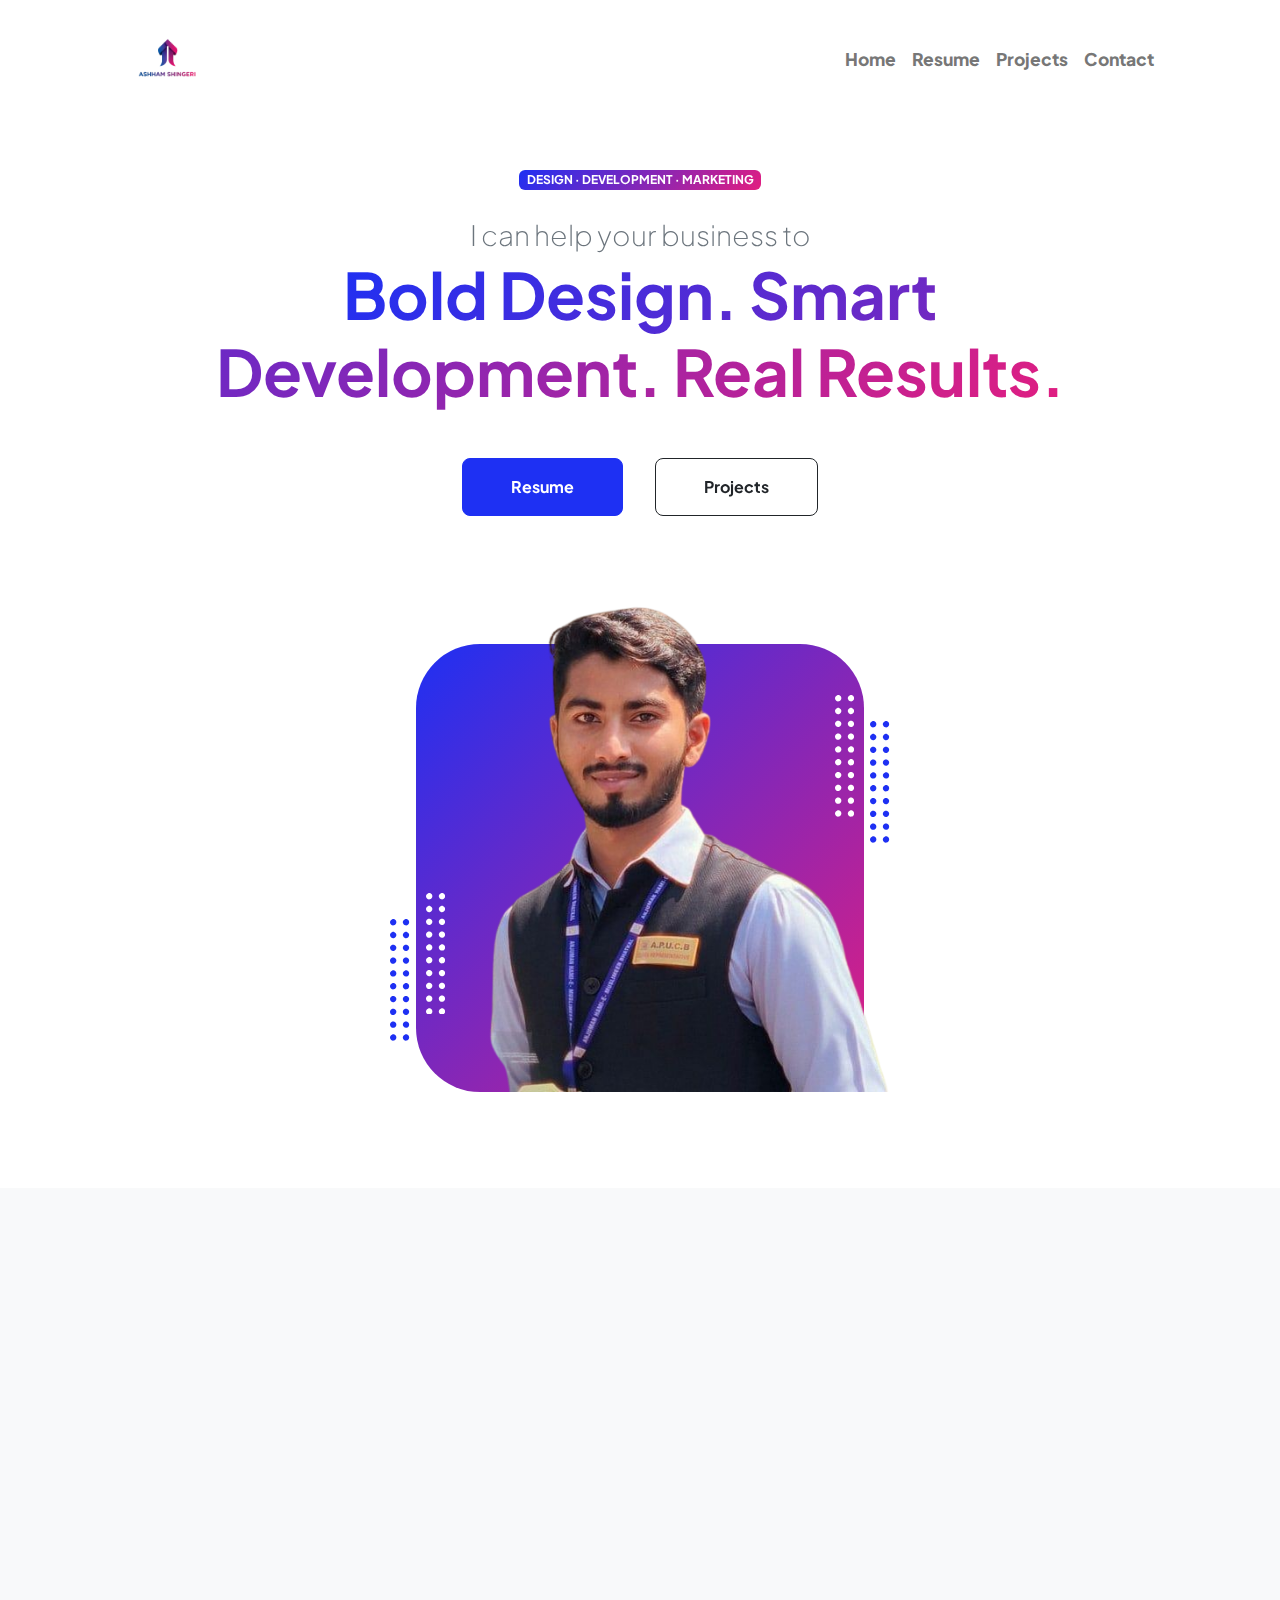
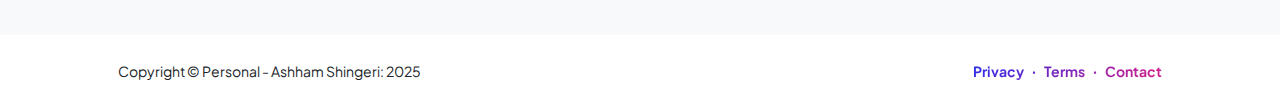
<file: index.html>
<!DOCTYPE html>
<html lang="en">

<head>
    <meta charset="utf-8" />
    <meta name="viewport" content="width=device-width, initial-scale=1, shrink-to-fit=no" />
    <meta name="description" content="" />
    <meta name="author" content="" />
    <title>Personal - Ashham Shingeri</title>
    <!-- Favicon-->
    <link rel="icon" type="image/x-icon" href="assets/favicon.png" />
    <!-- Custom Google font-->
    <link rel="preconnect" href="https://fonts.googleapis.com" />
    <link rel="preconnect" href="https://fonts.gstatic.com" crossorigin />
    <link
        href="https://fonts.googleapis.com/css2?family=Plus+Jakarta+Sans:wght@100;200;300;400;500;600;700;800;900&amp;display=swap"
        rel="stylesheet" />
    <!-- Bootstrap icons-->
    <link href="https://cdn.jsdelivr.net/npm/bootstrap-icons@1.8.1/font/bootstrap-icons.css" rel="stylesheet" />
    <!-- Core theme CSS (includes Bootstrap)-->
    <link href="css/styles.css" rel="stylesheet" />
    <!-- Animate on Scroll Library -->
    <link href="https://unpkg.com/aos@2.3.1/dist/aos.css" rel="stylesheet">

</head>

<body class="d-flex flex-column h-100">
    <main class="flex-shrink-0">
        <!-- Navigation-->
        <nav class="navbar navbar-expand-lg navbar-light bg-white fw-bolder fs-5">
            <div class="container px-5">
                <a class="navbar-brand" href="index.html"><span class="fw-bolder text-primary"><img
                            src="assets/My-Logo.png" alt="" height="100px"></span></a>
                <button class="navbar-toggler" type="button" data-bs-toggle="collapse"
                    data-bs-target="#navbarSupportedContent" aria-controls="navbarSupportedContent"
                    aria-expanded="false" aria-label="Toggle navigation"><span
                        class="navbar-toggler-icon"></span></button>
                <div class="collapse navbar-collapse" id="navbarSupportedContent">
                    <ul class="navbar-nav ms-auto mb-2 mb-lg-0 small fw-bolder">
                        <li class="nav-item"><a class="nav-link" href="index.html">Home</a></li>
                        <li class="nav-item"><a class="nav-link" href="resume.html">Resume</a></li>
                        <li class="nav-item"><a class="nav-link" href="projects.html">Projects</a></li>
                        <li class="nav-item"><a class="nav-link" href="contact.html">Contact</a></li>
                    </ul>
                </div>
            </div>
        </nav>
        <!-- Header-->
        <header class="py-5">
            <div class="container px-5 pb-5">
                <div class="row gx-5 align-items-center" data-aos="zoom-in">
                    <div class="col-xxl-5">
                        <!-- Header text content-->
                        <div class="text-center text-xxl-start">
                            <div class="badge bg-gradient-primary-to-secondary text-white mb-4">
                                <div class="text-uppercase">Design &middot; Development &middot; Marketing</div>
                            </div>
                            <div class="fs-3 fw-light text-muted">I can help your business to</div>
                            <h1 class="display-3 fw-bolder mb-5"><span class="text-gradient d-inline">Bold Design. Smart
                                    Development. Real Results.</span></h1>
                            <div
                                class="d-grid gap-3 d-sm-flex justify-content-sm-center justify-content-xxl-start mb-3">
                                <a class="btn btn-primary btn-lg px-5 py-3 me-sm-3 fs-6 fw-bolder"
                                    href="resume.html">Resume</a>
                                <a class="btn btn-outline-dark btn-lg px-5 py-3 fs-6 fw-bolder"
                                    href="projects.html">Projects</a>
                            </div>
                        </div>
                    </div>
                    <div class="col-xxl-7">
                        <!-- Header profile picture-->
                        <div class="d-flex justify-content-center mt-5 mt-xxl-0">
                            <div class="profile bg-gradient-primary-to-secondary" data-aos="fade-up">
                                <!-- TIP: For best results, use a photo with a transparent background like the demo example below-->
                                <!-- Watch a tutorial on how to do this on YouTube (link)-->
                                <img class="profile-img" src="assets/Ashham-Profile.png" alt="..." />
                                <div class="dots-1">
                                    <!-- SVG Dots-->
                                    <svg version="1.1" xmlns="http://www.w3.org/2000/svg"
                                        xmlns:xlink="http://www.w3.org/1999/xlink" x="0px" y="0px"
                                        viewBox="0 0 191.6 1215.4" style="enable-background: new 0 0 191.6 1215.4"
                                        xml:space="preserve">
                                        <g transform="translate(0.000000,1280.000000) scale(0.100000,-0.100000)">
                                            <path
                                                d="M227.7,12788.6c-105-35-200-141-222-248c-43-206,163-412,369-369c155,32,275,190,260,339c-11,105-90,213-190,262        C383.7,12801.6,289.7,12808.6,227.7,12788.6z">
                                            </path>
                                            <path
                                                d="M1507.7,12788.6c-151-50-253-216-222-362c25-119,136-230,254-255c194-41,395,142,375,339c-11,105-90,213-190,262        C1663.7,12801.6,1569.7,12808.6,1507.7,12788.6z">
                                            </path>
                                            <path
                                                d="M227.7,11508.6c-105-35-200-141-222-248c-43-206,163-412,369-369c155,32,275,190,260,339c-11,105-90,213-190,262        C383.7,11521.6,289.7,11528.6,227.7,11508.6z">
                                            </path>
                                            <path
                                                d="M1507.7,11508.6c-151-50-253-216-222-362c25-119,136-230,254-255c194-41,395,142,375,339c-11,105-90,213-190,262        C1663.7,11521.6,1569.7,11528.6,1507.7,11508.6z">
                                            </path>
                                            <path
                                                d="M227.7,10228.6c-105-35-200-141-222-248c-43-206,163-412,369-369c155,32,275,190,260,339c-11,105-90,213-190,262        C383.7,10241.6,289.7,10248.6,227.7,10228.6z">
                                            </path>
                                            <path
                                                d="M1507.7,10228.6c-105-35-200-141-222-248c-43-206,163-412,369-369c155,32,275,190,260,339c-11,105-90,213-190,262        C1663.7,10241.6,1569.7,10248.6,1507.7,10228.6z">
                                            </path>
                                            <path
                                                d="M227.7,8948.6c-105-35-200-141-222-248c-43-206,163-412,369-369c155,32,275,190,260,339c-11,105-90,213-190,262        C383.7,8961.6,289.7,8968.6,227.7,8948.6z">
                                            </path>
                                            <path
                                                d="M1507.7,8948.6c-105-35-200-141-222-248c-43-206,163-412,369-369c155,32,275,190,260,339c-11,105-90,213-190,262        C1663.7,8961.6,1569.7,8968.6,1507.7,8948.6z">
                                            </path>
                                            <path
                                                d="M227.7,7668.6c-105-35-200-141-222-248c-43-206,163-412,369-369c155,32,275,190,260,339c-11,105-90,213-190,262        C383.7,7681.6,289.7,7688.6,227.7,7668.6z">
                                            </path>
                                            <path
                                                d="M1507.7,7668.6c-105-35-200-141-222-248c-43-206,163-412,369-369c155,32,275,190,260,339c-11,105-90,213-190,262        C1663.7,7681.6,1569.7,7688.6,1507.7,7668.6z">
                                            </path>
                                            <path
                                                d="M227.7,6388.6c-105-35-200-141-222-248c-43-206,163-412,369-369c155,32,275,190,260,339c-11,105-90,213-190,262        C383.7,6401.6,289.7,6408.6,227.7,6388.6z">
                                            </path>
                                            <path
                                                d="M1507.7,6388.6c-105-35-200-141-222-248c-43-206,163-412,369-369c155,32,275,190,260,339c-11,105-90,213-190,262        C1663.7,6401.6,1569.7,6408.6,1507.7,6388.6z">
                                            </path>
                                            <path
                                                d="M227.7,5108.6c-105-35-200-141-222-248c-43-206,163-412,369-369c155,32,275,190,260,339c-11,105-90,213-190,262        C383.7,5121.6,289.7,5128.6,227.7,5108.6z">
                                            </path>
                                            <path
                                                d="M1507.7,5108.6c-105-35-200-141-222-248c-43-206,163-412,369-369c155,32,275,190,260,339c-11,105-90,213-190,262        C1663.7,5121.6,1569.7,5128.6,1507.7,5108.6z">
                                            </path>
                                            <path
                                                d="M227.7,3828.6c-105-35-200-141-222-248c-43-206,163-412,369-369c155,32,275,190,260,339c-11,105-90,213-190,262        C383.7,3841.6,289.7,3848.6,227.7,3828.6z">
                                            </path>
                                            <path
                                                d="M1507.7,3828.6c-105-35-200-141-222-248c-43-206,163-412,369-369c155,32,275,190,260,339c-11,105-90,213-190,262        C1663.7,3841.6,1569.7,3848.6,1507.7,3828.6z">
                                            </path>
                                            <path
                                                d="M227.7,2548.6c-105-35-200-141-222-248c-43-206,163-412,369-369c155,32,275,190,260,339c-11,105-90,213-190,262        C383.7,2561.6,289.7,2568.6,227.7,2548.6z">
                                            </path>
                                            <path
                                                d="M1507.7,2548.6c-105-35-200-141-222-248c-43-206,163-412,369-369c155,32,275,190,260,339c-11,105-90,213-190,262        C1663.7,2561.6,1569.7,2568.6,1507.7,2548.6z">
                                            </path>
                                            <path
                                                d="M227.7,1268.6c-105-35-200-141-222-248c-43-206,163-412,369-369c155,32,275,190,260,339c-11,105-90,213-190,262        C383.7,1281.6,289.7,1288.6,227.7,1268.6z">
                                            </path>
                                            <path
                                                d="M1507.7,1268.6c-105-35-200-141-222-248c-43-206,163-412,369-369c155,32,275,190,260,339c-11,105-90,213-190,262        C1663.7,1281.6,1569.7,1288.6,1507.7,1268.6z">
                                            </path>
                                        </g>
                                    </svg>
                                    <!-- END of SVG dots-->
                                </div>
                                <div class="dots-2">
                                    <!-- SVG Dots-->
                                    <svg version="1.1" xmlns="http://www.w3.org/2000/svg"
                                        xmlns:xlink="http://www.w3.org/1999/xlink" x="0px" y="0px"
                                        viewBox="0 0 191.6 1215.4" style="enable-background: new 0 0 191.6 1215.4"
                                        xml:space="preserve">
                                        <g transform="translate(0.000000,1280.000000) scale(0.100000,-0.100000)">
                                            <path
                                                d="M227.7,12788.6c-105-35-200-141-222-248c-43-206,163-412,369-369c155,32,275,190,260,339c-11,105-90,213-190,262        C383.7,12801.6,289.7,12808.6,227.7,12788.6z">
                                            </path>
                                            <path
                                                d="M1507.7,12788.6c-151-50-253-216-222-362c25-119,136-230,254-255c194-41,395,142,375,339c-11,105-90,213-190,262        C1663.7,12801.6,1569.7,12808.6,1507.7,12788.6z">
                                            </path>
                                            <path
                                                d="M227.7,11508.6c-105-35-200-141-222-248c-43-206,163-412,369-369c155,32,275,190,260,339c-11,105-90,213-190,262        C383.7,11521.6,289.7,11528.6,227.7,11508.6z">
                                            </path>
                                            <path
                                                d="M1507.7,11508.6c-151-50-253-216-222-362c25-119,136-230,254-255c194-41,395,142,375,339c-11,105-90,213-190,262        C1663.7,11521.6,1569.7,11528.6,1507.7,11508.6z">
                                            </path>
                                            <path
                                                d="M227.7,10228.6c-105-35-200-141-222-248c-43-206,163-412,369-369c155,32,275,190,260,339c-11,105-90,213-190,262        C383.7,10241.6,289.7,10248.6,227.7,10228.6z">
                                            </path>
                                            <path
                                                d="M1507.7,10228.6c-105-35-200-141-222-248c-43-206,163-412,369-369c155,32,275,190,260,339c-11,105-90,213-190,262        C1663.7,10241.6,1569.7,10248.6,1507.7,10228.6z">
                                            </path>
                                            <path
                                                d="M227.7,8948.6c-105-35-200-141-222-248c-43-206,163-412,369-369c155,32,275,190,260,339c-11,105-90,213-190,262        C383.7,8961.6,289.7,8968.6,227.7,8948.6z">
                                            </path>
                                            <path
                                                d="M1507.7,8948.6c-105-35-200-141-222-248c-43-206,163-412,369-369c155,32,275,190,260,339c-11,105-90,213-190,262        C1663.7,8961.6,1569.7,8968.6,1507.7,8948.6z">
                                            </path>
                                            <path
                                                d="M227.7,7668.6c-105-35-200-141-222-248c-43-206,163-412,369-369c155,32,275,190,260,339c-11,105-90,213-190,262        C383.7,7681.6,289.7,7688.6,227.7,7668.6z">
                                            </path>
                                            <path
                                                d="M1507.7,7668.6c-105-35-200-141-222-248c-43-206,163-412,369-369c155,32,275,190,260,339c-11,105-90,213-190,262        C1663.7,7681.6,1569.7,7688.6,1507.7,7668.6z">
                                            </path>
                                            <path
                                                d="M227.7,6388.6c-105-35-200-141-222-248c-43-206,163-412,369-369c155,32,275,190,260,339c-11,105-90,213-190,262        C383.7,6401.6,289.7,6408.6,227.7,6388.6z">
                                            </path>
                                            <path
                                                d="M1507.7,6388.6c-105-35-200-141-222-248c-43-206,163-412,369-369c155,32,275,190,260,339c-11,105-90,213-190,262        C1663.7,6401.6,1569.7,6408.6,1507.7,6388.6z">
                                            </path>
                                            <path
                                                d="M227.7,5108.6c-105-35-200-141-222-248c-43-206,163-412,369-369c155,32,275,190,260,339c-11,105-90,213-190,262        C383.7,5121.6,289.7,5128.6,227.7,5108.6z">
                                            </path>
                                            <path
                                                d="M1507.7,5108.6c-105-35-200-141-222-248c-43-206,163-412,369-369c155,32,275,190,260,339c-11,105-90,213-190,262        C1663.7,5121.6,1569.7,5128.6,1507.7,5108.6z">
                                            </path>
                                            <path
                                                d="M227.7,3828.6c-105-35-200-141-222-248c-43-206,163-412,369-369c155,32,275,190,260,339c-11,105-90,213-190,262        C383.7,3841.6,289.7,3848.6,227.7,3828.6z">
                                            </path>
                                            <path
                                                d="M1507.7,3828.6c-105-35-200-141-222-248c-43-206,163-412,369-369c155,32,275,190,260,339c-11,105-90,213-190,262        C1663.7,3841.6,1569.7,3848.6,1507.7,3828.6z">
                                            </path>
                                            <path
                                                d="M227.7,2548.6c-105-35-200-141-222-248c-43-206,163-412,369-369c155,32,275,190,260,339c-11,105-90,213-190,262        C383.7,2561.6,289.7,2568.6,227.7,2548.6z">
                                            </path>
                                            <path
                                                d="M1507.7,2548.6c-105-35-200-141-222-248c-43-206,163-412,369-369c155,32,275,190,260,339c-11,105-90,213-190,262        C1663.7,2561.6,1569.7,2568.6,1507.7,2548.6z">
                                            </path>
                                            <path
                                                d="M227.7,1268.6c-105-35-200-141-222-248c-43-206,163-412,369-369c155,32,275,190,260,339c-11,105-90,213-190,262        C383.7,1281.6,289.7,1288.6,227.7,1268.6z">
                                            </path>
                                            <path
                                                d="M1507.7,1268.6c-105-35-200-141-222-248c-43-206,163-412,369-369c155,32,275,190,260,339c-11,105-90,213-190,262        C1663.7,1281.6,1569.7,1288.6,1507.7,1268.6z">
                                            </path>
                                        </g>
                                    </svg>
                                    <!-- END of SVG dots-->
                                </div>
                                <div class="dots-3">
                                    <!-- SVG Dots-->
                                    <svg version="1.1" xmlns="http://www.w3.org/2000/svg"
                                        xmlns:xlink="http://www.w3.org/1999/xlink" x="0px" y="0px"
                                        viewBox="0 0 191.6 1215.4" style="enable-background: new 0 0 191.6 1215.4"
                                        xml:space="preserve">
                                        <g transform="translate(0.000000,1280.000000) scale(0.100000,-0.100000)">
                                            <path
                                                d="M227.7,12788.6c-105-35-200-141-222-248c-43-206,163-412,369-369c155,32,275,190,260,339c-11,105-90,213-190,262        C383.7,12801.6,289.7,12808.6,227.7,12788.6z">
                                            </path>
                                            <path
                                                d="M1507.7,12788.6c-151-50-253-216-222-362c25-119,136-230,254-255c194-41,395,142,375,339c-11,105-90,213-190,262        C1663.7,12801.6,1569.7,12808.6,1507.7,12788.6z">
                                            </path>
                                            <path
                                                d="M227.7,11508.6c-105-35-200-141-222-248c-43-206,163-412,369-369c155,32,275,190,260,339c-11,105-90,213-190,262        C383.7,11521.6,289.7,11528.6,227.7,11508.6z">
                                            </path>
                                            <path
                                                d="M1507.7,11508.6c-151-50-253-216-222-362c25-119,136-230,254-255c194-41,395,142,375,339c-11,105-90,213-190,262        C1663.7,11521.6,1569.7,11528.6,1507.7,11508.6z">
                                            </path>
                                            <path
                                                d="M227.7,10228.6c-105-35-200-141-222-248c-43-206,163-412,369-369c155,32,275,190,260,339c-11,105-90,213-190,262        C383.7,10241.6,289.7,10248.6,227.7,10228.6z">
                                            </path>
                                            <path
                                                d="M1507.7,10228.6c-105-35-200-141-222-248c-43-206,163-412,369-369c155,32,275,190,260,339c-11,105-90,213-190,262        C1663.7,10241.6,1569.7,10248.6,1507.7,10228.6z">
                                            </path>
                                            <path
                                                d="M227.7,8948.6c-105-35-200-141-222-248c-43-206,163-412,369-369c155,32,275,190,260,339c-11,105-90,213-190,262        C383.7,8961.6,289.7,8968.6,227.7,8948.6z">
                                            </path>
                                            <path
                                                d="M1507.7,8948.6c-105-35-200-141-222-248c-43-206,163-412,369-369c155,32,275,190,260,339c-11,105-90,213-190,262        C1663.7,8961.6,1569.7,8968.6,1507.7,8948.6z">
                                            </path>
                                            <path
                                                d="M227.7,7668.6c-105-35-200-141-222-248c-43-206,163-412,369-369c155,32,275,190,260,339c-11,105-90,213-190,262        C383.7,7681.6,289.7,7688.6,227.7,7668.6z">
                                            </path>
                                            <path
                                                d="M1507.7,7668.6c-105-35-200-141-222-248c-43-206,163-412,369-369c155,32,275,190,260,339c-11,105-90,213-190,262        C1663.7,7681.6,1569.7,7688.6,1507.7,7668.6z">
                                            </path>
                                            <path
                                                d="M227.7,6388.6c-105-35-200-141-222-248c-43-206,163-412,369-369c155,32,275,190,260,339c-11,105-90,213-190,262        C383.7,6401.6,289.7,6408.6,227.7,6388.6z">
                                            </path>
                                            <path
                                                d="M1507.7,6388.6c-105-35-200-141-222-248c-43-206,163-412,369-369c155,32,275,190,260,339c-11,105-90,213-190,262        C1663.7,6401.6,1569.7,6408.6,1507.7,6388.6z">
                                            </path>
                                            <path
                                                d="M227.7,5108.6c-105-35-200-141-222-248c-43-206,163-412,369-369c155,32,275,190,260,339c-11,105-90,213-190,262        C383.7,5121.6,289.7,5128.6,227.7,5108.6z">
                                            </path>
                                            <path
                                                d="M1507.7,5108.6c-105-35-200-141-222-248c-43-206,163-412,369-369c155,32,275,190,260,339c-11,105-90,213-190,262        C1663.7,5121.6,1569.7,5128.6,1507.7,5108.6z">
                                            </path>
                                            <path
                                                d="M227.7,3828.6c-105-35-200-141-222-248c-43-206,163-412,369-369c155,32,275,190,260,339c-11,105-90,213-190,262        C383.7,3841.6,289.7,3848.6,227.7,3828.6z">
                                            </path>
                                            <path
                                                d="M1507.7,3828.6c-105-35-200-141-222-248c-43-206,163-412,369-369c155,32,275,190,260,339c-11,105-90,213-190,262        C1663.7,3841.6,1569.7,3848.6,1507.7,3828.6z">
                                            </path>
                                            <path
                                                d="M227.7,2548.6c-105-35-200-141-222-248c-43-206,163-412,369-369c155,32,275,190,260,339c-11,105-90,213-190,262        C383.7,2561.6,289.7,2568.6,227.7,2548.6z">
                                            </path>
                                            <path
                                                d="M1507.7,2548.6c-105-35-200-141-222-248c-43-206,163-412,369-369c155,32,275,190,260,339c-11,105-90,213-190,262        C1663.7,2561.6,1569.7,2568.6,1507.7,2548.6z">
                                            </path>
                                            <path
                                                d="M227.7,1268.6c-105-35-200-141-222-248c-43-206,163-412,369-369c155,32,275,190,260,339c-11,105-90,213-190,262        C383.7,1281.6,289.7,1288.6,227.7,1268.6z">
                                            </path>
                                            <path
                                                d="M1507.7,1268.6c-105-35-200-141-222-248c-43-206,163-412,369-369c155,32,275,190,260,339c-11,105-90,213-190,262        C1663.7,1281.6,1569.7,1288.6,1507.7,1268.6z">
                                            </path>
                                        </g>
                                    </svg>
                                    <!-- END of SVG dots-->
                                </div>
                                <div class="dots-4">
                                    <!-- SVG Dots-->
                                    <svg version="1.1" xmlns="http://www.w3.org/2000/svg"
                                        xmlns:xlink="http://www.w3.org/1999/xlink" x="0px" y="0px"
                                        viewBox="0 0 191.6 1215.4" style="enable-background: new 0 0 191.6 1215.4"
                                        xml:space="preserve">
                                        <g transform="translate(0.000000,1280.000000) scale(0.100000,-0.100000)">
                                            <path
                                                d="M227.7,12788.6c-105-35-200-141-222-248c-43-206,163-412,369-369c155,32,275,190,260,339c-11,105-90,213-190,262        C383.7,12801.6,289.7,12808.6,227.7,12788.6z">
                                            </path>
                                            <path
                                                d="M1507.7,12788.6c-151-50-253-216-222-362c25-119,136-230,254-255c194-41,395,142,375,339c-11,105-90,213-190,262        C1663.7,12801.6,1569.7,12808.6,1507.7,12788.6z">
                                            </path>
                                            <path
                                                d="M227.7,11508.6c-105-35-200-141-222-248c-43-206,163-412,369-369c155,32,275,190,260,339c-11,105-90,213-190,262        C383.7,11521.6,289.7,11528.6,227.7,11508.6z">
                                            </path>
                                            <path
                                                d="M1507.7,11508.6c-151-50-253-216-222-362c25-119,136-230,254-255c194-41,395,142,375,339c-11,105-90,213-190,262        C1663.7,11521.6,1569.7,11528.6,1507.7,11508.6z">
                                            </path>
                                            <path
                                                d="M227.7,10228.6c-105-35-200-141-222-248c-43-206,163-412,369-369c155,32,275,190,260,339c-11,105-90,213-190,262        C383.7,10241.6,289.7,10248.6,227.7,10228.6z">
                                            </path>
                                            <path
                                                d="M1507.7,10228.6c-105-35-200-141-222-248c-43-206,163-412,369-369c155,32,275,190,260,339c-11,105-90,213-190,262        C1663.7,10241.6,1569.7,10248.6,1507.7,10228.6z">
                                            </path>
                                            <path
                                                d="M227.7,8948.6c-105-35-200-141-222-248c-43-206,163-412,369-369c155,32,275,190,260,339c-11,105-90,213-190,262        C383.7,8961.6,289.7,8968.6,227.7,8948.6z">
                                            </path>
                                            <path
                                                d="M1507.7,8948.6c-105-35-200-141-222-248c-43-206,163-412,369-369c155,32,275,190,260,339c-11,105-90,213-190,262        C1663.7,8961.6,1569.7,8968.6,1507.7,8948.6z">
                                            </path>
                                            <path
                                                d="M227.7,7668.6c-105-35-200-141-222-248c-43-206,163-412,369-369c155,32,275,190,260,339c-11,105-90,213-190,262        C383.7,7681.6,289.7,7688.6,227.7,7668.6z">
                                            </path>
                                            <path
                                                d="M1507.7,7668.6c-105-35-200-141-222-248c-43-206,163-412,369-369c155,32,275,190,260,339c-11,105-90,213-190,262        C1663.7,7681.6,1569.7,7688.6,1507.7,7668.6z">
                                            </path>
                                            <path
                                                d="M227.7,6388.6c-105-35-200-141-222-248c-43-206,163-412,369-369c155,32,275,190,260,339c-11,105-90,213-190,262        C383.7,6401.6,289.7,6408.6,227.7,6388.6z">
                                            </path>
                                            <path
                                                d="M1507.7,6388.6c-105-35-200-141-222-248c-43-206,163-412,369-369c155,32,275,190,260,339c-11,105-90,213-190,262        C1663.7,6401.6,1569.7,6408.6,1507.7,6388.6z">
                                            </path>
                                            <path
                                                d="M227.7,5108.6c-105-35-200-141-222-248c-43-206,163-412,369-369c155,32,275,190,260,339c-11,105-90,213-190,262        C383.7,5121.6,289.7,5128.6,227.7,5108.6z">
                                            </path>
                                            <path
                                                d="M1507.7,5108.6c-105-35-200-141-222-248c-43-206,163-412,369-369c155,32,275,190,260,339c-11,105-90,213-190,262        C1663.7,5121.6,1569.7,5128.6,1507.7,5108.6z">
                                            </path>
                                            <path
                                                d="M227.7,3828.6c-105-35-200-141-222-248c-43-206,163-412,369-369c155,32,275,190,260,339c-11,105-90,213-190,262        C383.7,3841.6,289.7,3848.6,227.7,3828.6z">
                                            </path>
                                            <path
                                                d="M1507.7,3828.6c-105-35-200-141-222-248c-43-206,163-412,369-369c155,32,275,190,260,339c-11,105-90,213-190,262        C1663.7,3841.6,1569.7,3848.6,1507.7,3828.6z">
                                            </path>
                                            <path
                                                d="M227.7,2548.6c-105-35-200-141-222-248c-43-206,163-412,369-369c155,32,275,190,260,339c-11,105-90,213-190,262        C383.7,2561.6,289.7,2568.6,227.7,2548.6z">
                                            </path>
                                            <path
                                                d="M1507.7,2548.6c-105-35-200-141-222-248c-43-206,163-412,369-369c155,32,275,190,260,339c-11,105-90,213-190,262        C1663.7,2561.6,1569.7,2568.6,1507.7,2548.6z">
                                            </path>
                                            <path
                                                d="M227.7,1268.6c-105-35-200-141-222-248c-43-206,163-412,369-369c155,32,275,190,260,339c-11,105-90,213-190,262        C383.7,1281.6,289.7,1288.6,227.7,1268.6z">
                                            </path>
                                            <path
                                                d="M1507.7,1268.6c-105-35-200-141-222-248c-43-206,163-412,369-369c155,32,275,190,260,339c-11,105-90,213-190,262        C1663.7,1281.6,1569.7,1288.6,1507.7,1268.6z">
                                            </path>
                                        </g>
                                    </svg>
                                    <!-- END of SVG dots-->
                                </div>
                            </div>
                        </div>
                    </div>
                </div>
            </div>
        </header>
        <!-- About Section-->
        <section class="bg-light py-5">
            <div class="container px-5">
                <div class="row gx-5 justify-content-center" data-aos="fade-up">
                    <div class="col-xxl-8">
                        <div class="text-center my-5">
                            <h2 class="display-5 fw-bolder"><span class="text-gradient d-inline">About Me</span></h2>
                            <p class="lead fw-light mb-4">I’m Ashham Shingeri, and I build websites that support
                                business growth.
                            </p>
                            <p class="text-muted">Hi, I’m — a web designer who enjoys creating clean, modern, and
                                user-friendly websites. I focus on designing interfaces that look good and work
                                smoothly, helping businesses communicate their message and connect with their audience
                                online. I believe good design should be simple, effective, and easy for people to use.
                            </p>
                            <div class="d-flex justify-content-center fs-2 gap-4">
                                <a class="text-gradient" href="https://www.instagram.com/ashhamshingeri/#"><i
                                        class="bi bi-instagram"></i></a>
                                <a class="text-gradient"
                                    href="https://www.linkedin.com/in/ashham-shingeri-72b1bb377/overlay/about-this-profile/?lipi=urn%3Ali%3Apage%3Ad_flagship3_profile_view_base%3BKn8EMtcxQOuT1bfsyikMeQ%3D%3D"><i
                                        class="bi bi-linkedin"></i></a>
                                <a class="text-gradient" href="https://github.com/ashhamshingeri"><i
                                        class="bi bi-github"></i></a>
                            </div>
                        </div>
                    </div>
                </div>
            </div>
        </section>
    </main>
    <!-- Footer-->
    <footer class="bg-white py-4 mt-auto">
        <div class="container px-5">
            <div class="row align-items-center justify-content-between flex-column flex-sm-row">
                <div class="col-auto">
                    <div class="small m-0"><span>Copyright &copy; Personal - Ashham Shingeri: 2025</span></div>
                </div>
                <div class="col-auto text-gradient fw-bold">
                    <a class="small" href="#!">Privacy</a>
                    <span class="mx-1">&middot;</span>
                    <a class="small" href="#!">Terms</a>
                    <span class="mx-1">&middot;</span>
                    <a class="small" href="#!">Contact</a>
                </div>
            </div>
        </div>
    </footer>
    <!-- Bootstrap core JS-->
    <script src="https://cdn.jsdelivr.net/npm/bootstrap@5.2.3/dist/js/bootstrap.bundle.min.js"></script>
    <!-- Core theme JS-->
    <script src="js/scripts.js"></script>
    <!-- Animate on scroll js -->
    <script src="https://unpkg.com/aos@2.3.1/dist/aos.js"></script>
    <!-- initialize animate on scroll -->
    <script>
        AOS.init();
    </script>
</body>

</html>
</file>
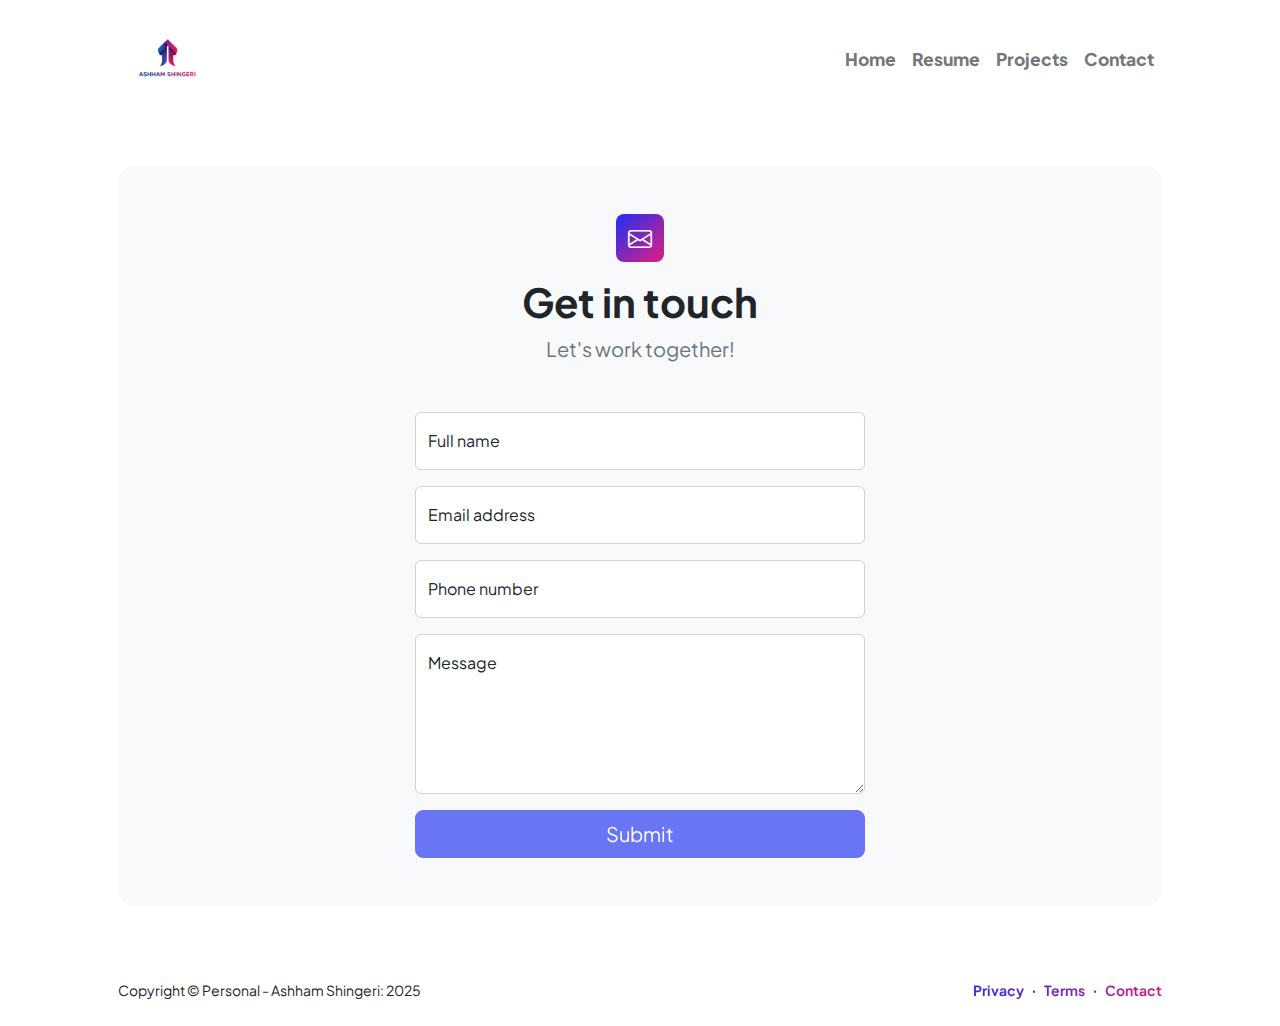
<file: contact.html>
<!DOCTYPE html>
<html lang="en">

<head>
    <meta charset="utf-8" />
    <meta name="viewport" content="width=device-width, initial-scale=1, shrink-to-fit=no" />
    <meta name="description" content />
    <meta name="author" content />
    <title>Contact - Ashham Shingeri</title>
    <!-- Favicon-->
    <link rel="icon" type="image/x-icon" href="assets/favicon.png" />
    <!-- Custom Google font-->
    <link rel="preconnect" href="https://fonts.googleapis.com" />
    <link rel="preconnect" href="https://fonts.gstatic.com" crossorigin />
    <link
        href="https://fonts.googleapis.com/css2?family=Plus+Jakarta+Sans:wght@100;200;300;400;500;600;700;800;900&amp;display=swap"
        rel="stylesheet" />
    <!-- Bootstrap icons-->
    <link href="https://cdn.jsdelivr.net/npm/bootstrap-icons@1.8.1/font/bootstrap-icons.css" rel="stylesheet" />
    <!-- Core theme CSS (includes Bootstrap)-->
    <link href="css/styles.css" rel="stylesheet" />
    <!-- Animate on Scroll Library -->
    <link href="https://unpkg.com/aos@2.3.1/dist/aos.css" rel="stylesheet">
</head>

<body class="d-flex flex-column">
    <main class="flex-shrink-0">
        <!-- Navigation-->
        <nav class="navbar navbar-expand-lg navbar-light bg-white fw-bolder fs-5">
            <div class="container px-5">
                <a class="navbar-brand" href="index.html"><span class="fw-bolder text-primary"><img
                            src="assets/My-Logo.png" alt="" height="100px"></span></a>
                <button class="navbar-toggler" type="button" data-bs-toggle="collapse"
                    data-bs-target="#navbarSupportedContent" aria-controls="navbarSupportedContent"
                    aria-expanded="false" aria-label="Toggle navigation"><span
                        class="navbar-toggler-icon"></span></button>
                <div class="collapse navbar-collapse" id="navbarSupportedContent">
                    <ul class="navbar-nav ms-auto mb-2 mb-lg-0 small fw-bolder">
                        <li class="nav-item"><a class="nav-link" href="index.html">Home</a></li>
                        <li class="nav-item"><a class="nav-link" href="resume.html">Resume</a></li>
                        <li class="nav-item"><a class="nav-link" href="projects.html">Projects</a></li>
                        <li class="nav-item"><a class="nav-link" href="contact.html">Contact</a></li>
                    </ul>
                </div>
            </div>
        </nav>
        <!-- Page content-->
        <section class="py-5">
            <div class="container px-5">
                <!-- Contact form-->
                <div class="bg-light rounded-4 py-5 px-4 px-md-5">
                    <div class="text-center mb-5">
                        <div class="feature bg-primary bg-gradient-primary-to-secondary text-white rounded-3 mb-3"><i
                                class="bi bi-envelope"></i></div>
                        <h1 class="fw-bolder">Get in touch</h1>
                        <p class="lead fw-normal text-muted mb-0">Let's work together!</p>
                    </div>
                    <div class="row gx-5 justify-content-center">
                        <div class="col-lg-8 col-xl-6">
                            <!-- * * * * * * * * * * * * * * *-->
                            <!-- * * SB Forms Contact Form * *-->
                            <!-- * * * * * * * * * * * * * * *-->
                            <!-- This form is pre-integrated with SB Forms.-->
                            <!-- To make this form functional, sign up at-->
                            <!-- https://startbootstrap.com/solution/contact-forms-->
                            <!-- to get an API token!-->
                            <form id="contactForm" data-sb-form-api-token="API_TOKEN">
                                <!-- Name input-->
                                <div class="form-floating mb-3">
                                    <input class="form-control" id="name" type="text" placeholder="Enter your name..."
                                        data-sb-validations="required" />
                                    <label for="name">Full name</label>
                                    <div class="invalid-feedback" data-sb-feedback="name:required">A name is required.
                                    </div>
                                </div>
                                <!-- Email address input-->
                                <div class="form-floating mb-3">
                                    <input class="form-control" id="email" type="email" placeholder="name@example.com"
                                        data-sb-validations="required,email" />
                                    <label for="email">Email address</label>
                                    <div class="invalid-feedback" data-sb-feedback="email:required">An email is
                                        required.</div>
                                    <div class="invalid-feedback" data-sb-feedback="email:email">Email is not valid.
                                    </div>
                                </div>
                                <!-- Phone number input-->
                                <div class="form-floating mb-3">
                                    <input class="form-control" id="phone" type="tel" placeholder="(123) 456-7890"
                                        data-sb-validations="required" />
                                    <label for="phone">Phone number</label>
                                    <div class="invalid-feedback" data-sb-feedback="phone:required">A phone number is
                                        required.</div>
                                </div>
                                <!-- Message input-->
                                <div class="form-floating mb-3">
                                    <textarea class="form-control" id="message" type="text"
                                        placeholder="Enter your message here..." style="height: 10rem"
                                        data-sb-validations="required"></textarea>
                                    <label for="message">Message</label>
                                    <div class="invalid-feedback" data-sb-feedback="message:required">A message is
                                        required.</div>
                                </div>
                                <!-- Submit success message-->
                                <!---->
                                <!-- This is what your users will see when the form-->
                                <!-- has successfully submitted-->
                                <div class="d-none" id="submitSuccessMessage">
                                    <div class="text-center mb-3">
                                        <div class="fw-bolder">Form submission successful!</div>
                                        To activate this form, sign up at
                                        <br />
                                        <a
                                            href="https://startbootstrap.com/solution/contact-forms">https://startbootstrap.com/solution/contact-forms</a>
                                    </div>
                                </div>
                                <!-- Submit error message-->
                                <!---->
                                <!-- This is what your users will see when there is-->
                                <!-- an error submitting the form-->
                                <div class="d-none" id="submitErrorMessage">
                                    <div class="text-center text-danger mb-3">Error sending message!</div>
                                </div>
                                <!-- Submit Button-->
                                <div class="d-grid"><button class="btn btn-primary btn-lg disabled" id="submitButton"
                                        type="submit">Submit</button></div>
                            </form>
                        </div>
                    </div>
                </div>
            </div>
        </section>
    </main>
    <!-- Footer-->
    <footer class="bg-white py-4 mt-auto">
        <div class="container px-5">
            <div class="row align-items-center justify-content-between flex-column flex-sm-row">
                <div class="col-auto">
                    <div class="small m-0">Copyright &copy; Personal - Ashham Shingeri: 2025</div>
                </div>
                <div class="col-auto text-gradient fw-bold">
                    <a class="small" href="#!">Privacy</a>
                    <span class="mx-1">&middot;</span>
                    <a class="small" href="#!">Terms</a>
                    <span class="mx-1">&middot;</span>
                    <a class="small" href="#!">Contact</a>
                </div>
            </div>
        </div>
    </footer>
    <!-- Bootstrap core JS-->
    <script src="https://cdn.jsdelivr.net/npm/bootstrap@5.2.3/dist/js/bootstrap.bundle.min.js"></script>
    <!-- Core theme JS-->
    <script src="js/scripts.js"></script>
    <!-- * * * * * * * * * * * * * * * * * * * * * * * * * * * * * * * * * * * * * * * *-->
    <!-- * *                               SB Forms JS                               * *-->
    <!-- * * Activate your form at https://startbootstrap.com/solution/contact-forms * *-->
    <!-- * * * * * * * * * * * * * * * * * * * * * * * * * * * * * * * * * * * * * * * *-->
    <script src="https://cdn.startbootstrap.com/sb-forms-latest.js"></script>
    <!-- Animate on scroll js -->
    <script src="https://unpkg.com/aos@2.3.1/dist/aos.js"></script>
    <!-- initialize animate on scroll -->
    <script>
        AOS.init();
    </script>
</body>

</html>
</file>
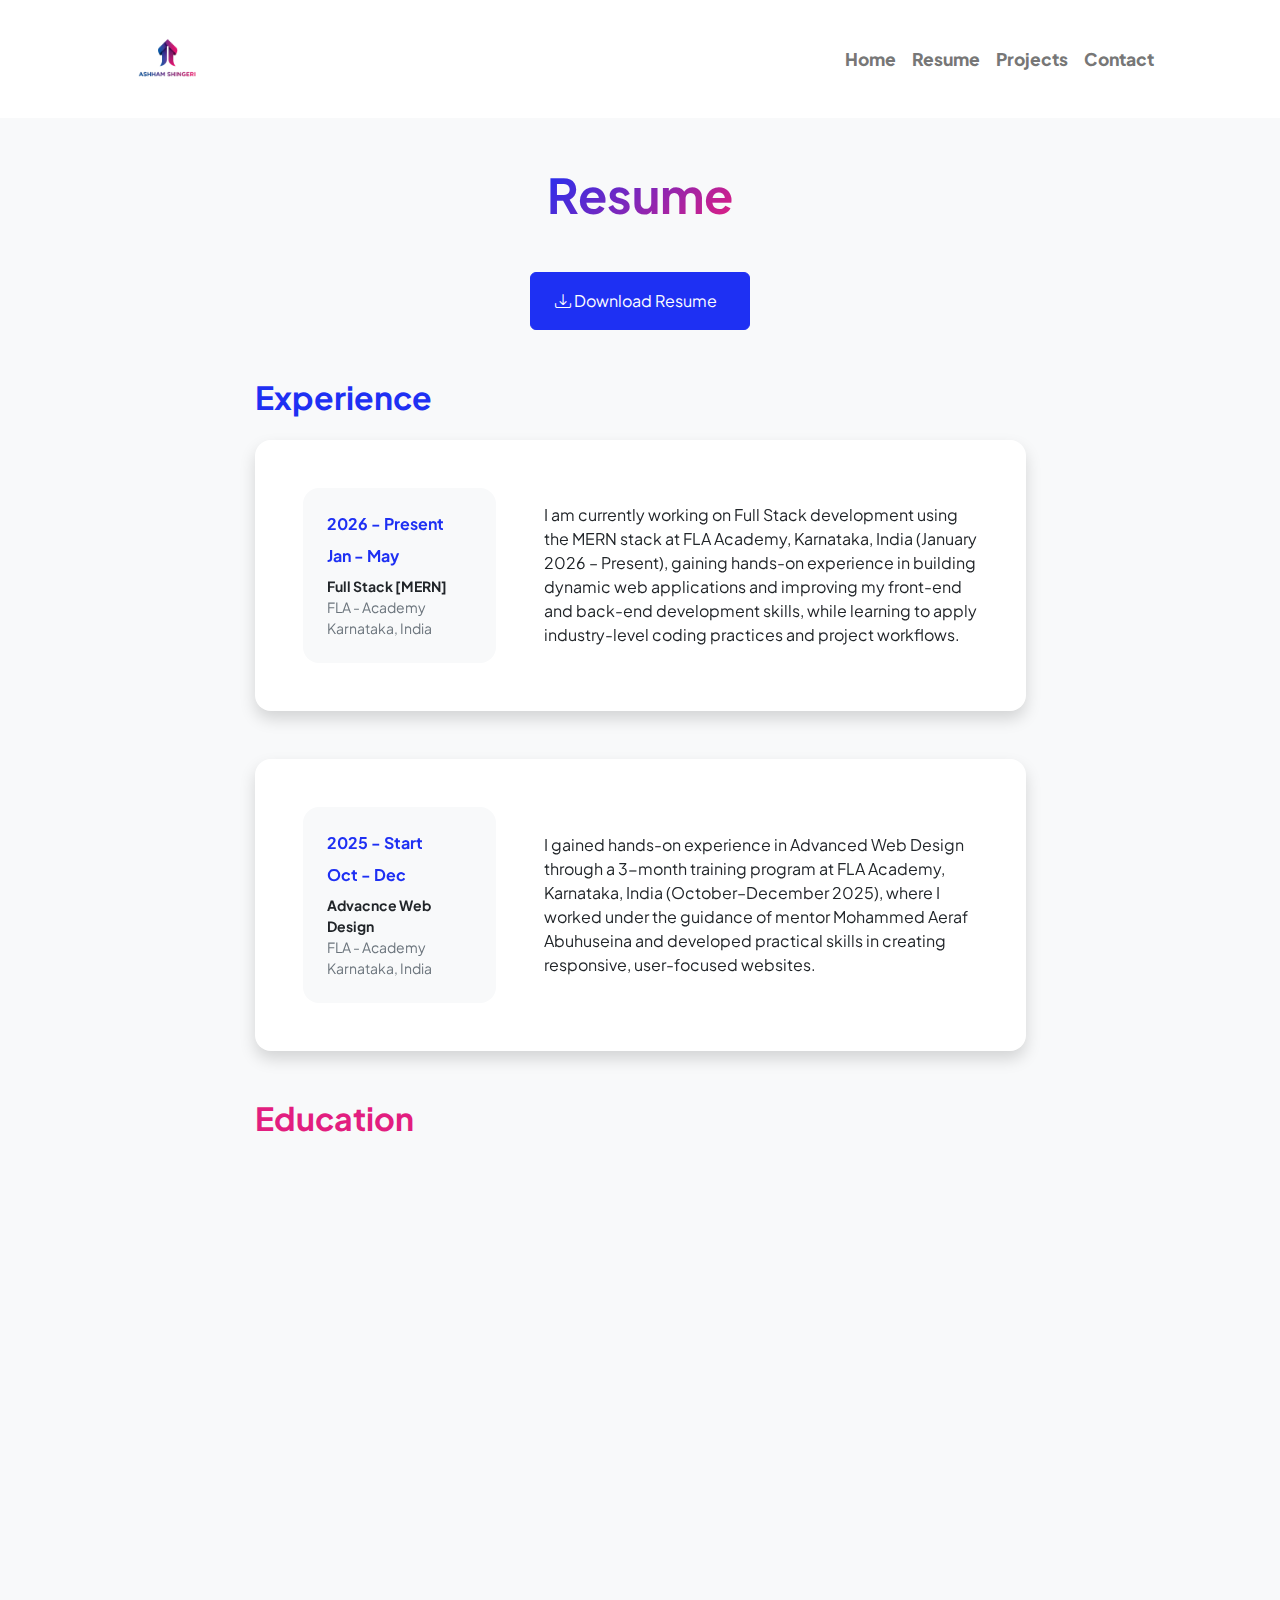
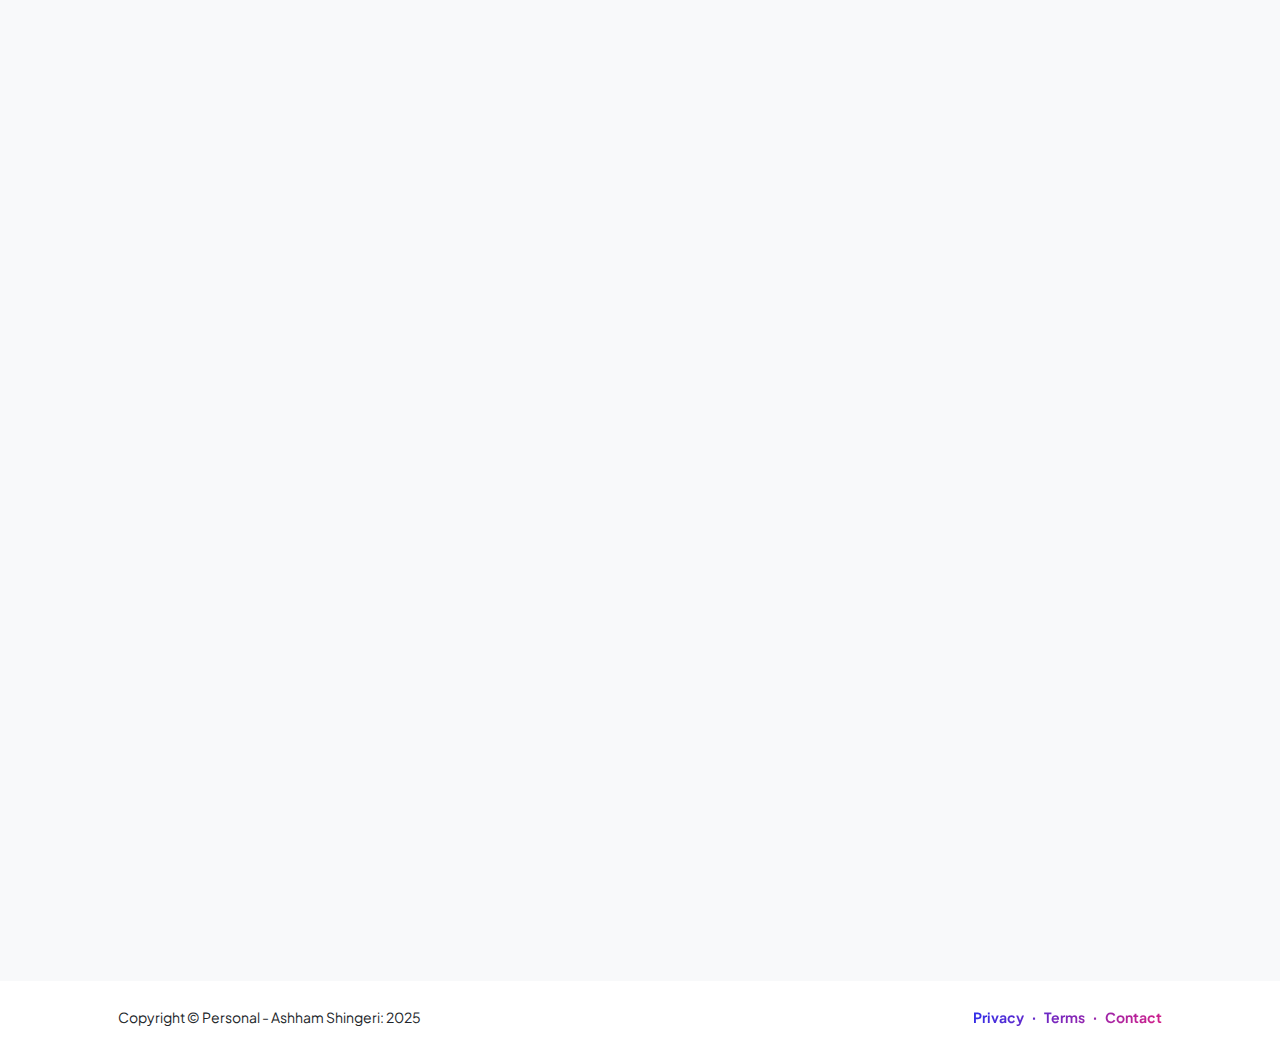
<file: resume.html>
<!DOCTYPE html>
<html lang="en">

<head>
    <meta charset="utf-8" />
    <meta name="viewport" content="width=device-width, initial-scale=1, shrink-to-fit=no" />
    <meta name="description" content="" />
    <meta name="author" content="" />
    <title>Resume - Ashham Shingeri</title>
    <!-- Favicon-->
    <link rel="icon" type="image/x-icon" href="assets/favicon.png" />
    <!-- Custom Google font-->
    <link rel="preconnect" href="https://fonts.googleapis.com" />
    <link rel="preconnect" href="https://fonts.gstatic.com" crossorigin />
    <link
        href="https://fonts.googleapis.com/css2?family=Plus+Jakarta+Sans:wght@100;200;300;400;500;600;700;800;900&amp;display=swap"
        rel="stylesheet" />
    <!-- Bootstrap icons-->
    <link href="https://cdn.jsdelivr.net/npm/bootstrap-icons@1.8.1/font/bootstrap-icons.css" rel="stylesheet" />
    <!-- Core theme CSS (includes Bootstrap)-->
    <link href="css/styles.css" rel="stylesheet" />
    <!-- Animate on Scroll Library -->
    <link href="https://unpkg.com/aos@2.3.1/dist/aos.css" rel="stylesheet">
</head>

<body class="d-flex flex-column h-100 bg-light">
    <main class="flex-shrink-0">
        <!-- Navigation-->
        <nav class="navbar navbar-expand-lg navbar-light bg-white fw-bolder fs-5">
            <div class="container px-5">
                <a class="navbar-brand" href="index.html"><span class="fw-bolder text-primary"><img
                            src="assets/My-Logo.png" alt="" height="100px"></span></a>
                <button class="navbar-toggler" type="button" data-bs-toggle="collapse"
                    data-bs-target="#navbarSupportedContent" aria-controls="navbarSupportedContent"
                    aria-expanded="false" aria-label="Toggle navigation"><span
                        class="navbar-toggler-icon"></span></button>
                <div class="collapse navbar-collapse" id="navbarSupportedContent">
                    <ul class="navbar-nav ms-auto mb-2 mb-lg-0 small fw-bolder">
                        <li class="nav-item"><a class="nav-link" href="index.html">Home</a></li>
                        <li class="nav-item"><a class="nav-link" href="resume.html">Resume</a></li>
                        <li class="nav-item"><a class="nav-link" href="projects.html">Projects</a></li>
                        <li class="nav-item"><a class="nav-link" href="contact.html">Contact</a></li>
                    </ul>
                </div>
            </div>
        </nav>
        <!-- Page Content-->
        <div class="container px-5 my-5">
            <div class="text-center mb-5">
                <h1 class="display-5 fw-bolder mb-0"><span class="text-gradient d-inline hover-underline">Resume</span>
                </h1>
            </div>
            <div class="row gx-5 justify-content-center">
                <div class="col-lg-11 col-xl-9 col-xxl-8">
                    <!-- Experience Section-->
                    <section>
                        <!-- Download resume button-->
                        <!-- Note: Set the link href target to a PDF file within your project-->
                        <div class="text-center mb-5">
                            <a class="btn btn-primary px-4 py-3" href="#!">
                                <div class="d-inline-block bi bi-download me-2"> Download Resume</div>
                            </a>
                        </div>
                        <div class="d-flex align-items-center justify-content-between mb-4">
                            <h2 class="text-primary fw-bolder mb-0 hover-underline hover-underline-blue">Experience</h2>
                        </div>
                        <!-- Experience Card 1-->
                        <div class="card shadow border-0 rounded-4 mb-5" data-aos="fade-up">
                            <div class="card-body p-5">
                                <div class="row align-items-center gx-5">
                                    <div class="col text-center text-lg-start mb-4 mb-lg-0">
                                        <div class="bg-light p-4 rounded-4">
                                            <div class="text-primary fw-bolder mb-2">2026 - Present</div>
                                            <div class="text-primary fw-bolder mb-2">Jan - May</div>
                                            <div class="small fw-bolder">Full Stack [MERN]</div>
                                            <div class="small text-muted">FLA - Academy</div>
                                            <div class="small text-muted">Karnataka, India</div>
                                        </div>
                                    </div>
                                    <div class="col-lg-8">
                                        <div>I am currently working on Full Stack development using the MERN stack at
                                            FLA Academy, Karnataka, India (January 2026 – Present), gaining hands-on
                                            experience in building dynamic web applications and improving my front-end
                                            and back-end development skills, while learning to apply industry-level
                                            coding practices and project workflows.</div>
                                    </div>
                                </div>
                            </div>
                        </div>
                        <!-- Experience Card 2-->
                        <div class="card shadow border-0 rounded-4 mb-5" data-aos="fade-up">
                            <div class="card-body p-5">
                                <div class="row align-items-center gx-5">
                                    <div class="col text-center text-lg-start mb-4 mb-lg-0">
                                        <div class="bg-light p-4 rounded-4">
                                            <div class="text-primary fw-bolder mb-2">2025 - Start</div>
                                            <div class="text-primary fw-bolder mb-2">Oct - Dec</div>
                                            <div class="small fw-bolder">Advacnce Web Design</div>
                                            <div class="small text-muted">FLA - Academy</div>
                                            <div class="small text-muted">Karnataka, India</div>
                                        </div>
                                    </div>
                                    <div class="col-lg-8">
                                        <div>I gained hands-on experience in Advanced Web Design through a 3-month
                                            training program at FLA Academy, Karnataka, India (October–December 2025),
                                            where I worked under the guidance of mentor Mohammed Aeraf Abuhuseina and
                                            developed practical skills in creating responsive, user-focused websites.
                                        </div>
                                    </div>
                                </div>
                            </div>
                        </div>
                    </section>
                    <!-- Education Section-->
                    <section>
                        <h2 class="text-secondary fw-bolder mb-4 hover-underline">Education</h2>
                        <!-- Education Card 1-->
                        <div class="card shadow border-0 rounded-4 mb-5" data-aos="fade-up">
                            <div class="card-body p-5">
                                <div class="row align-items-center gx-5">
                                    <div class="col text-center text-lg-start mb-4 mb-lg-0">
                                        <div class="bg-light p-4 rounded-4">
                                            <div class="text-secondary fw-bolder mb-2">2024 - 2028</div>
                                            <div class="mb-2">
                                                <div class="small fw-bolder">Anjuman Institute of Technology and
                                                    Managaement</div>
                                                <div class="small text-muted">Karnataka, India</div>
                                            </div>
                                            <div class="fst-italic">
                                                <div class="small text-muted">Undergraduate</div>
                                                <div class="small text-muted">Artificial Intelligence and Machine
                                                    Learning</div>
                                            </div>
                                        </div>
                                    </div>
                                    <div class="col-lg-8">
                                        <div>I am currently pursuing a B.Tech in Artificial Intelligence and Machine
                                            Learning (2024–2028) at Anjuman Institute of Technology and Management in
                                            Bhatkal, Karnataka, to build strong technical and analytical skills in the
                                            field of AI and emerging technologies. Through this program, I aim to deepen
                                            my knowledge of intelligent systems, enhance problem-solving abilities, and
                                            prepare for a future career in advanced technology domains.</div>
                                    </div>
                                </div>
                            </div>
                        </div>
                        <!-- Education Card 2-->
                        <div class="card shadow border-0 rounded-4 mb-5" data-aos="fade-up">
                            <div class="card-body p-5">
                                <div class="row align-items-center gx-5">
                                    <div class="col text-center text-lg-start mb-4 mb-lg-0">
                                        <div class="bg-light p-4 rounded-4">
                                            <div class="text-secondary fw-bolder mb-2">2021 - 2023</div>
                                            <div class="mb-2">
                                                <div class="small fw-bolder">Anjuman Pre-University College</div>
                                                <div class="small text-muted">Karnataka, India</div>
                                            </div>
                                            <div class="fst-italic">
                                                <div class="small text-muted">Pre-University</div>
                                                <div class="small text-muted">Computer Science</div>
                                            </div>
                                        </div>
                                    </div>
                                    <div class="col-lg-8">
                                        <div>I completed my Pre-University studies at Anjuman Pre-University College in
                                            Bhatkal, Karnataka, from 2021 to 2023, where I chose the Computer Science
                                            branch and built a strong academic foundation and interest in
                                            technology-driven learning. These years strengthened my analyticalthinking,
                                            introduced me to core computing concepts, and motivated me to pursuehigher
                                            studies in engineering.</div>
                                    </div>
                                </div>
                            </div>
                        </div>
                    </section>
                    <!-- Divider-->
                    <div class="pb-5"></div>
                    <!-- Skills Section-->
                    <section>
                        <!-- Skillset Card-->
                        <div class="card shadow border-0 rounded-4 mb-5" data-aos="fade-up">
                            <div class="card-body p-5">
                                <!-- Professional skills list-->
                                <div class="mb-5">
                                    <div class="d-flex align-items-center mb-4">
                                        <div
                                            class="feature bg-primary bg-gradient-primary-to-secondary text-white rounded-3 me-3">
                                            <i class="bi bi-tools"></i>
                                        </div>
                                        <h3 class="fw-bolder mb-0"><span class="text-gradient d-inline">Professional
                                                Skills</span></h3>
                                    </div>
                                    <div class="row row-cols-1 row-cols-md-3 mb-4">
                                        <div class="col mb-4 mb-md-0">
                                            <div class="d-flex align-items-center bg-light rounded-4 p-3 h-100">Web
                                                Designing</div>
                                        </div>
                                        <div class="col mb-4 mb-md-0">
                                            <div class="d-flex align-items-center bg-light rounded-4 p-3 h-100">
                                                Full Stack [MERN]</div>
                                        </div>
                                        <div class="col">
                                            <div class="d-flex align-items-center bg-light rounded-4 p-3 h-100">Micrsoft
                                                Word</div>
                                        </div>
                                    </div>
                                    <div class="row row-cols-1 row-cols-md-3">
                                        <div class="col mb-4 mb-md-0">
                                            <div class="d-flex align-items-center bg-light rounded-4 p-3 h-100">-------
                                            </div>
                                        </div>
                                        <div class="col mb-4 mb-md-0">
                                            <div class="d-flex align-items-center bg-light rounded-4 p-3 h-100">-------
                                            </div>
                                        </div>
                                        <div class="col">
                                            <div class="d-flex align-items-center bg-light rounded-4 p-3 h-100">-------
                                            </div>
                                        </div>
                                    </div>
                                </div>
                                <!-- Languages list-->
                                <div class="mb-0">
                                    <div class="d-flex align-items-center mb-4">
                                        <div
                                            class="feature bg-primary bg-gradient-primary-to-secondary text-white rounded-3 me-3">
                                            <i class="bi bi-code-slash"></i>
                                        </div>
                                        <h3 class="fw-bolder mb-0"><span class="text-gradient d-inline">Languages</span>
                                        </h3>
                                    </div>
                                    <div class="row row-cols-1 row-cols-md-3 mb-4">
                                        <div class="col mb-4 mb-md-0">
                                            <div class="d-flex align-items-center bg-light rounded-4 p-3 h-100">HTML
                                            </div>
                                        </div>
                                        <div class="col mb-4 mb-md-0">
                                            <div class="d-flex align-items-center bg-light rounded-4 p-3 h-100">CSS
                                            </div>
                                        </div>
                                        <div class="col">
                                            <div class="d-flex align-items-center bg-light rounded-4 p-3 h-100">
                                                JavaScript</div>
                                        </div>
                                    </div>
                                    <div class="row row-cols-1 row-cols-md-3">
                                        <div class="col mb-4 mb-md-0">
                                            <div class="d-flex align-items-center bg-light rounded-4 p-3 h-100">-------
                                            </div>
                                        </div>
                                        <div class="col mb-4 mb-md-0">
                                            <div class="d-flex align-items-center bg-light rounded-4 p-3 h-100">-------
                                            </div>
                                        </div>
                                        <div class="col">
                                            <div class="d-flex align-items-center bg-light rounded-4 p-3 h-100">-------
                                            </div>
                                        </div>
                                    </div>
                                </div>
                            </div>
                        </div>
                    </section>
                </div>
            </div>
        </div>
    </main>
    <!-- Footer-->
    <footer class="bg-white py-4 mt-auto">
        <div class="container px-5">
            <div class="row align-items-center justify-content-between flex-column flex-sm-row">
                <div class="col-auto">
                    <div class="small m-0">Copyright &copy; Personal - Ashham Shingeri: 2025</div>
                </div>
                <div class="col-auto text-gradient fw-bold">
                    <a class="small" href="#!">Privacy</a>
                    <span class="mx-1">&middot;</span>
                    <a class="small" href="#!">Terms</a>
                    <span class="mx-1">&middot;</span>
                    <a class="small" href="#!">Contact</a>
                </div>
            </div>
        </div>
    </footer>
    <!-- Bootstrap core JS-->
    <script src="https://cdn.jsdelivr.net/npm/bootstrap@5.2.3/dist/js/bootstrap.bundle.min.js"></script>
    <!-- Core theme JS-->
    <script src="js/scripts.js"></script>
    <!-- Animate on scroll js -->
    <script src="https://unpkg.com/aos@2.3.1/dist/aos.js"></script>
    <!-- initialize animate on scroll -->
    <script>
        AOS.init();
    </script>
</body>

</html>
</file>
